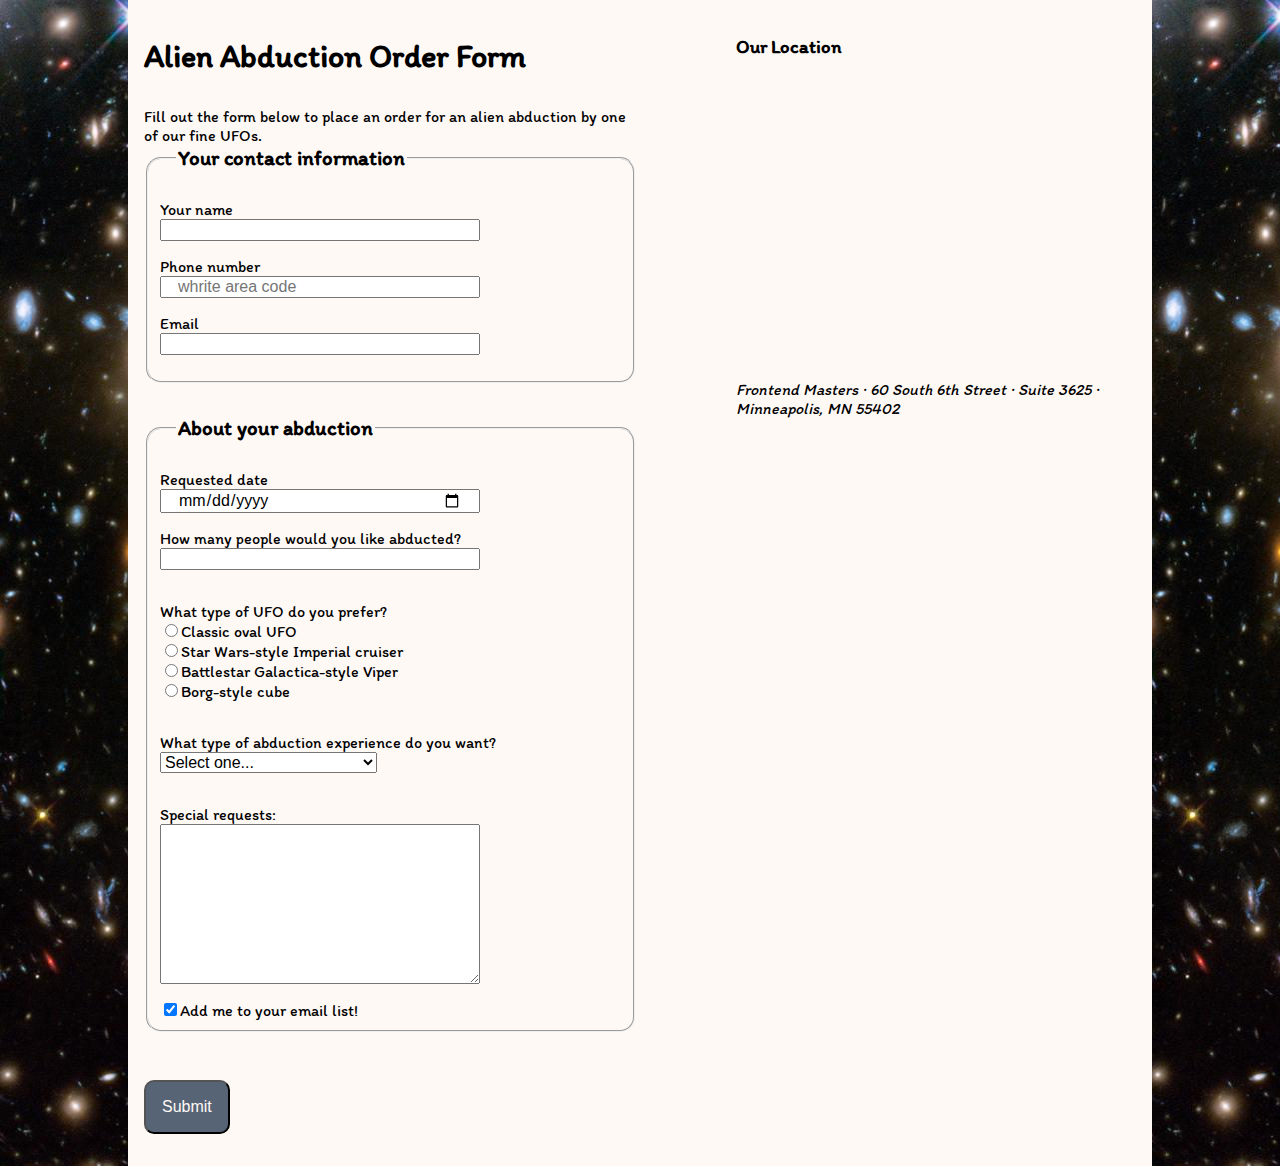
<file: form_alien/forms.html>
<!DOCTYPE html>
<html lang="en">
<head>
	<meta charset="UTF-8">
	<title>Alien Abduction Order Form</title>
	<link href="https://fonts.googleapis.com/css2?family=Itim&display=swap" rel="stylesheet">
	<link href="css/forms.css" rel="stylesheet">
</head>
<body>
	<div class="wrapper">
		<section>
			<h1>Alien Abduction Order Form</h1>
			<p>Fill out the form below to place an order for an alien abduction by one of our fine UFOs.</p>
			
			<form action="https://e3vwdl4bpd.execute-api.us-west-2.amazonaws.com/default/API2SES" method="POST"> 
				<input type="hidden" id="myhidden" name="send_to" value="felangelena@hotmail.com">
			<fieldset>
			<legend>Your contact information</legend>
			<label for="name">Your name</label><input type="text" id="name" name="name">
			<label for="phone">Phone number</label><input type="tel" id="phone" name="phone" placeholder="whrite area code">
			<label for="email">Email</label><input type="email" id="email" name="email">
			</fieldset>

			<fieldset>
			<legend>About your abduction </legend>
			<label for="date">Requested date</label><input type="date" id="date" name="date">
			<label for="qty">How many people would you like abducted?</label><input type="number" id="qty" name="qty" min="1" max="10">

			<p>What type of UFO do you prefer?</p>
				<label>
					<input type="radio" name="ufotype" value="Classic">Classic oval UFO
				</label>
				<label>
					<input type="radio" name="ufotype" value="starwars">Star Wars-style Imperial cruiser
				</label>
				<label>
					<input type="radio" name="ufotype" value="Battlestar">Battlestar Galactica-style Viper
				</label>
				<label>
					<input type="radio" name="ufotype" value="Borg">Borg-style cube
				</label>

			<label for="abtype">What type of abduction experience do you want?</label>
				<select id="abtype" name="abtype">
					<option selected>Select one...</option>
					<option value="tour">Tour of the solar system</option>
					<option value="dinner">Alien dinner and discussion</option>
					<option value="dance">Alien dance lessons</option>
					<option value="whales">Whale watching</option>
				</select>
			
			<label for="comments">Special requests:</label>
			<textarea id="comments" name="comments"></textarea>
			<label>
			<input type="checkbox" name="subscibe" value="subscibe" checked>Add me to your email list!</label>
			</fieldset>
			<button type="submit">Submit</button>
			</form>

		</section>
		<aside>
			<h3>Our Location</h3>
			<iframe
				src="https://www.google.com/maps/embed?pb=!1m18!1m12!1m3!1d2822.3156132044173!2d-93.27284408445877!3d44.977899279098146!2m3!1f0!2f0!3f0!3m2!1i1024!2i768!4f13.1!3m3!1m2!1s0x52b3329a75fc44b3%3A0xab6d15df00205abb!2zNjAgU291dGggNnRoIFN0LCBNaW5uZWFwb2xpcywgTU4gNTU0MDIsINCh0KjQkA!5e0!3m2!1sru!2spl!4v1604252221519!5m2!1sru!2spl"
				width="400" height="300" frameborder="0" style="border:0;" allowfullscreen="" aria-hidden="false"
				tabindex="0"></iframe>
			<address>
				Frontend Masters &middot;
				60 South 6th Street &middot;
				Suite 3625 &middot;
				Minneapolis, MN 55402
			</address>
		</aside>
	</div>
</body>
</html>
</file>
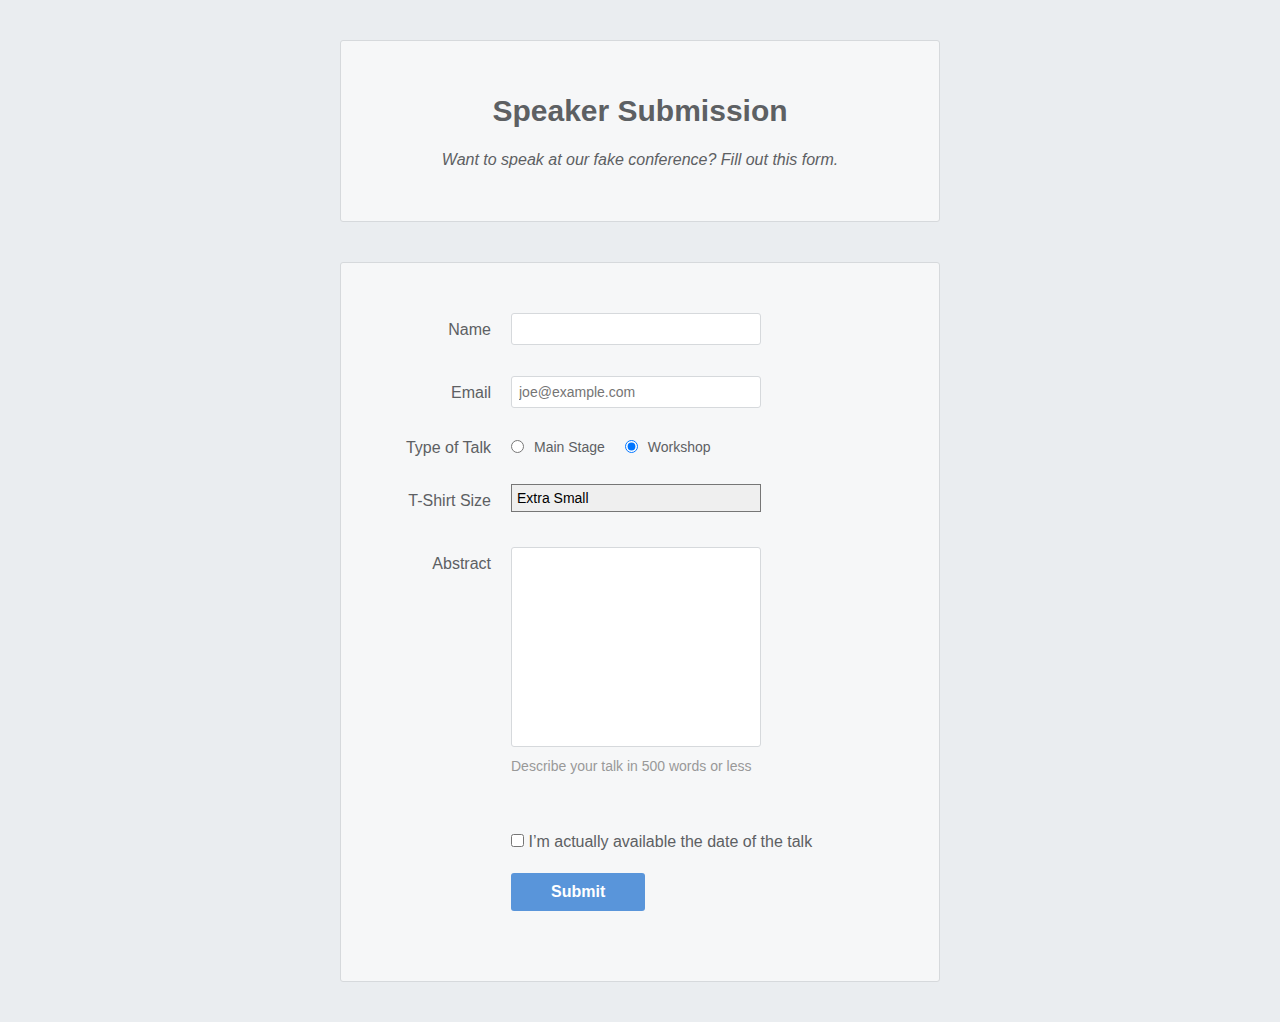
<file: forms/speaker-submission.html>
<!DOCTYPE html>
<html lang='en'>

<head>
    <meta charset='UTF-8' />
    <title>Speaker Submission</title>
    <link rel='stylesheet' href='styles.css' />
</head>

<body>
    <header class='speaker-form-header'>
        <h1>Speaker Submission</h1>
        <p><em>Want to speak at our fake conference? Fill out
                this form.</em></p>
    </header>
    <form action='' method='get' class='speaker-form'>
        <div class='form-row'>
            <label for='full-name'>Name</label>
            <input id='full-name' name='full-name' type='text' />
        </div>
        <div class='form-row'>
            <label for='email'>Email</label>
            <input id='email' name='email' type='email' placeholder='joe@example.com' />
        </div>
        <fieldset class='legacy-form-row'>
            <legend>Type of Talk</legend>
            <input id='talk-type-1' name='talk-type' type='radio' value='main-stage' />
            <label for='talk-type-1' class='radio-label'>Main Stage</label>
            <input id='talk-type-2' name='talk-type' type='radio' value='workshop' checked />
            <label for='talk-type-2' class='radio-label'>Workshop</label>
        </fieldset>
        <div class='form-row'>
            <label for='t-shirt'>T-Shirt Size</label>
            <select id='t-shirt' name='t-shirt'>
                <option value='xs'>Extra Small</option>
                <option value='s'>Small</option>
                <option value='m'>Medium</option>
                <option value='l'>Large</option>
            </select>
        </div>
        <div class='form-row'>
            <label for='abstract'>Abstract</label>
            <textarea id='abstract' name='abstract'></textarea>
            <div class='instructions'>Describe your talk in 500 words or less</div>
        </div>
        <div class='form-row'>
            <label class='checkbox-label' for='available'>
                <input id='available' name='available' type='checkbox' value='is-available' />
                <span>I’m actually available the date of the talk</span>
            </label>
        </div>
        <div class='form-row'>
            <button>Submit</button>
        </div>

    </form>

</body>

</html>
</file>
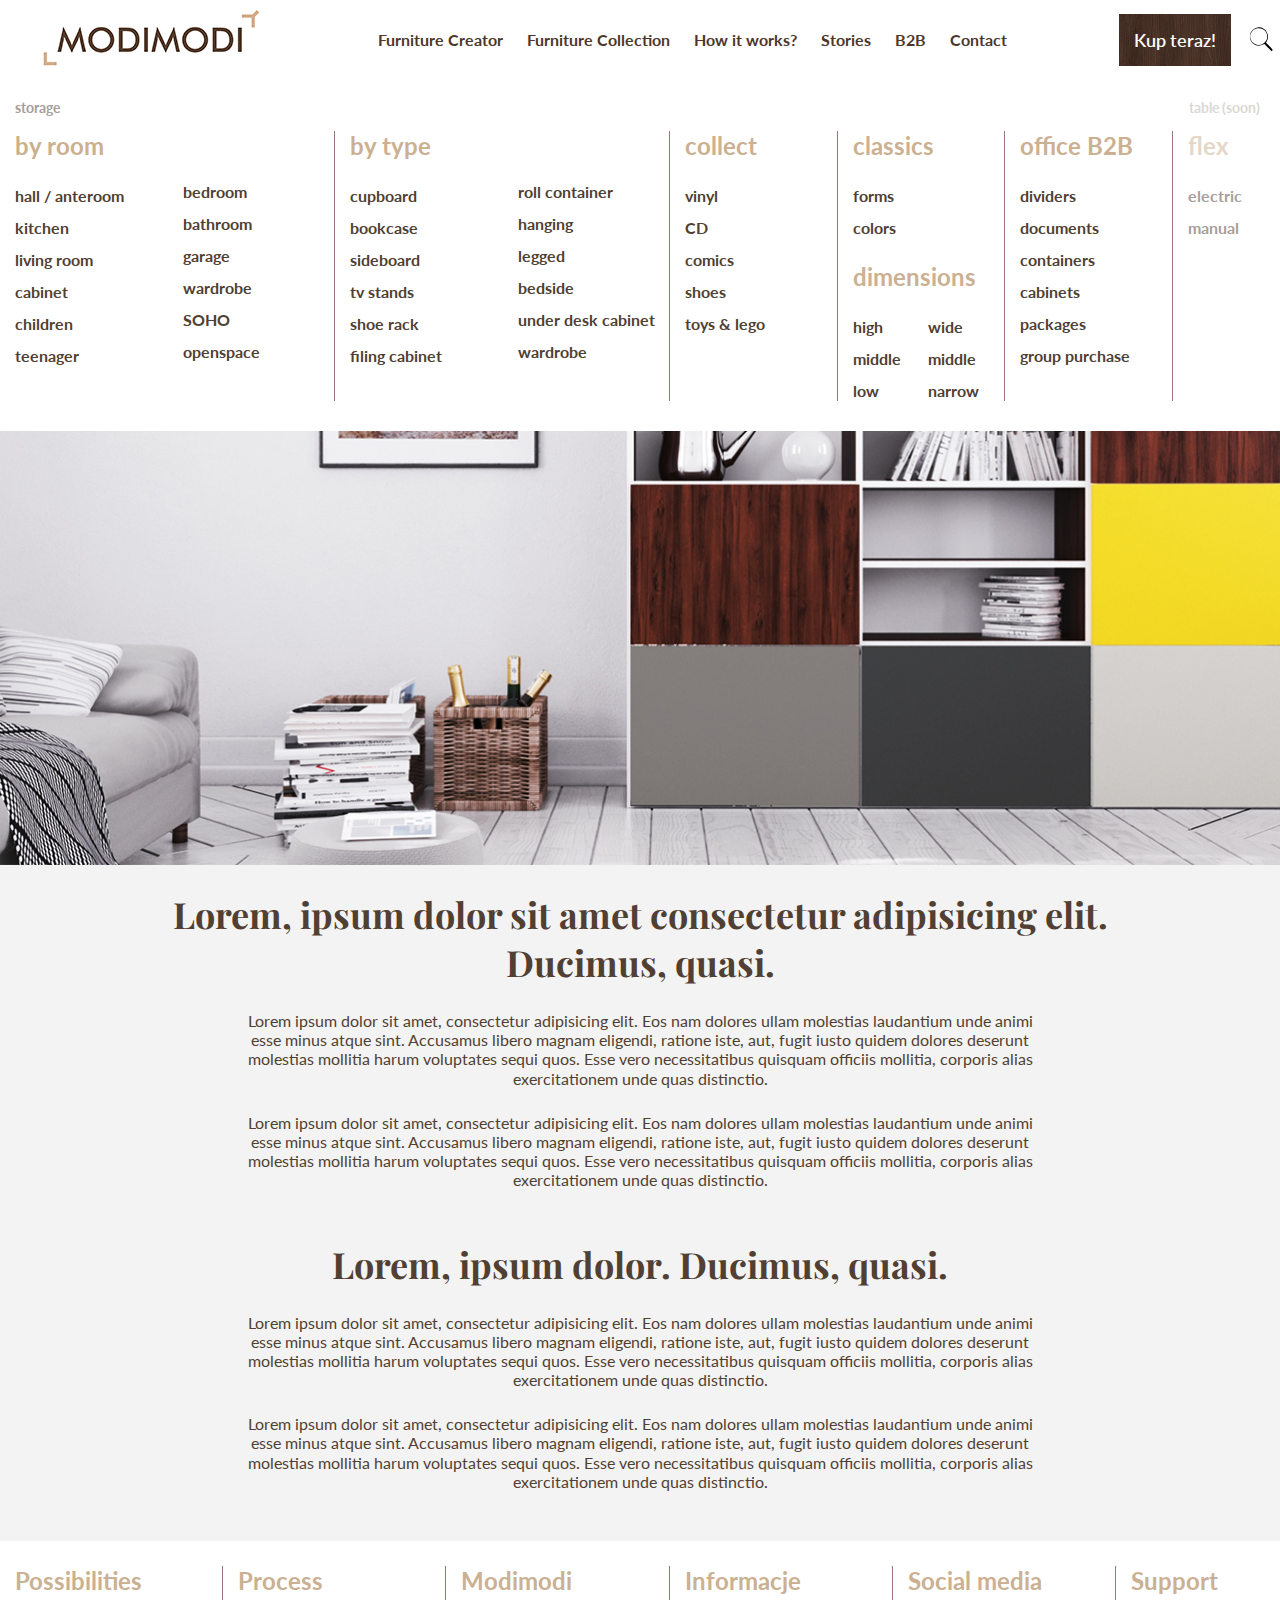
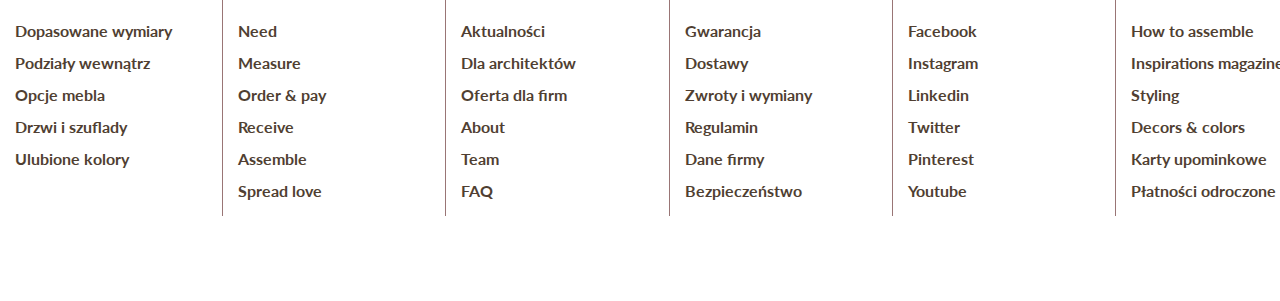
<file: modimodi/single_post.html>
<!DOCTYPE html>
<html lang="pl">
<head>
    <meta charset="UTF-8">
    <meta name="viewport" content="width=device-width, initial-scale=1.0">
    <title>Single post</title>
    <link rel="preconnect" href="https://fonts.gstatic.com">
    <link href="https://fonts.googleapis.com/css2?family=Playfair+Display:wght@400;700;900&display=swap" rel="stylesheet">
    <link rel="preconnect" href="https://fonts.gstatic.com">
    <link href="https://fonts.googleapis.com/css2?family=Lato:wght@400;700;900&display=swap" rel="stylesheet">
    <link rel="stylesheet" href="css/single_post.css">

</head>
<body>
    <nav>
        <div class="menu container">
            <div class="dropmenu">
                <img class="logo" src="img/logo.png" alt="logo ModiModi">
    
                <!--Dropdown menu-->
                <div class="dropmenu-box container">
                    <div class="subtitle">
                        <div class="storage">storage</div>
                        <div class="table">table (soon)</div>
                    </div>
                    <div class="dropmenu-col">
                        <div class="dropmenu-column">
                            <h5 class="dropmenu-title">by room</h5>
                            <ul>
                                <li><a href="">hall / anteroom</a></li>
                                <li><a href="">kitchen</a></li>
                                <li><a href="">living room</a></li>
                                <li><a href="">cabinet</a></li>
                                <li><a href="">children</a></li>
                                <li><a href="">teenager</a></li>
                            </ul>
                        </div>
                        <div class="dropmenu-column">
                            <ul>
                                <li><a href="">bedroom</a></li>
                                <li><a href="">bathroom</a></li>
                                <li><a href="">garage</a></li>
                                <li><a href="">wardrobe</a></li>
                                <li><a href="">SOHO</a></li>
                                <li><a href="">openspace</a></li>
                            </ul>
                        </div>
                        <div class="dropmenu-column">
                            <h5 class="dropmenu-title">by type</h5>
                            <ul>
                                <li><a href="">cupboard</a></li>
                                <li><a href="">bookcase</a></li>
                                <li><a href="">sideboard</a></li>
                                <li><a href="">tv stands</a></li>
                                <li><a href="">shoe rack</a></li>
                                <li><a href="">filing cabinet</a></li>
                            </ul>
                        </div>
                        <div class="dropmenu-column">
                            <ul>
                                <li><a href="">roll container</a></li>
                                <li><a href="">hanging</a></li>
                                <li><a href="">legged</a></li>
                                <li><a href="">bedside</a></li>
                                <li><a href="">under desk cabinet</a></li>
                                <li><a href="">wardrobe</a></li>
                            </ul>
                        </div>
                        <div class="dropmenu-column">
                            <h5 class="dropmenu-title">collect</h5>
                            <ul>
                                <li><a href="">vinyl</a></li>
                                <li><a href="">CD</a></li>
                                <li><a href="">comics</a></li>
                                <li><a href="">shoes</a></li>
                                <li><a href="">toys & lego</a></li>
                            </ul>
                        </div>
                        <div class="dropmenu-column">
                            <h5 class="dropmenu-title">classics</h5>
                            <ul>
                                <li><a href="">forms</a></li>
                                <li><a href="">colors</a></li>
                            </ul>
                            <h5 class="dropmenu-title dropmenu-second-title">dimensions</h5>
                            <div class="dropmenu-column-half-box">
                                <div class="dropmenu-column-half">
                                    <ul>
                                        <li><a href="">high</a></li>
                                        <li><a href="">middle</a></li>
                                        <li><a href="">low</a></li>
                                    </ul>
                                </div>
                                <div class="dropmenu-column-half">
                                    <ul>
                                        <li><a href="">wide</a></li>
                                        <li><a href="">middle</a></li>
                                        <li><a href="">narrow</a></li>
                                    </ul>
                                </div>
                            </div>
                        </div>
                        <div class="dropmenu-column">
                            <h5 class="dropmenu-title">office B2B</h5>
                            <ul>
                                <li><a href="">dividers</a></li>
                                <li><a href="">documents</a></li>
                                <li><a href="">containers</a></li>
                                <li><a href="">cabinets</a></li>
                                <li><a href="">packages</a></li>
                                <li><a href="">group purchase</a></li>
                            </ul>
                        </div>
                        <div class="dropmenu-column">
                            <h5 class="dropmenu-title">flex</h5>
                            <ul>
                                <li><a href="">electric</a></li>
                                <li><a href="">manual</a></li>
                            </ul>
                        </div>
                    </div>
                </div>
                <!--Dropdown menu-->
            </div>
    
            <div class="main-menu">
                <ul>
                    <li><a href="">Furniture Creator</a></li>
                    <li><a href="">Furniture Collection</a></li>
                    <li><a href="">How it works?</a></li>
                    <li><a href="">Stories</a></li>
                    <li><a href="">B2B</a></li>
                    <li><a href="">Contact</a></li>
                </ul>
            </div>
    
            <div class="menu-btn">
                <ul>
                    <li><a class="btn buy" href="#">Kup teraz!</a></li>
                    <li><a class="icon search" href="#"></a></li>
                    <li><a class="icon cart" href="#"></a></li>
                </ul>
            </div>
        </div>
    </nav>

    <header>
        <div class="titles">
            <h1 class="title">Lorem ipsum dolor sit</h1>
        </div>
        <div class="post">
        </div>
    </header>

    <section class="wrapper">
        <h2>Lorem, ipsum dolor sit amet consectetur adipisicing elit. Ducimus, quasi.</h2>
        <p>Lorem ipsum dolor sit amet, consectetur adipisicing elit. Eos nam dolores ullam molestias laudantium unde animi esse minus atque sint. Accusamus libero magnam eligendi, ratione iste, aut, fugit iusto quidem dolores deserunt molestias mollitia harum voluptates sequi quos. Esse vero necessitatibus quisquam officiis mollitia, corporis alias exercitationem unde quas distinctio.</p>
        <p>Lorem ipsum dolor sit amet, consectetur adipisicing elit. Eos nam dolores ullam molestias laudantium unde animi esse
            minus atque sint. Accusamus libero magnam eligendi, ratione iste, aut, fugit iusto quidem dolores deserunt molestias
            mollitia harum voluptates sequi quos. Esse vero necessitatibus quisquam officiis mollitia, corporis alias
            exercitationem unde quas distinctio.</p>
        <h2>Lorem, ipsum dolor. Ducimus, quasi.</h2>
        <p>Lorem ipsum dolor sit amet, consectetur adipisicing elit. Eos nam dolores ullam molestias laudantium unde animi esse
            minus atque sint. Accusamus libero magnam eligendi, ratione iste, aut, fugit iusto quidem dolores deserunt molestias
            mollitia harum voluptates sequi quos. Esse vero necessitatibus quisquam officiis mollitia, corporis alias
            exercitationem unde quas distinctio.</p>
        <p>Lorem ipsum dolor sit amet, consectetur adipisicing elit. Eos nam dolores ullam molestias laudantium unde animi esse
            minus atque sint. Accusamus libero magnam eligendi, ratione iste, aut, fugit iusto quidem dolores deserunt molestias
            mollitia harum voluptates sequi quos. Esse vero necessitatibus quisquam officiis mollitia, corporis alias
            exercitationem unde quas distinctio.</p>
    </section>

    <footer>
        <div class="footer-col container">
            <div class="footer-column">
                <h5 class="header-footer">Possibilities</h5>
                <ul>
                    <li><a>Dopasowane wymiary</a></li>
                    <li><a>Podziały wewnątrz</a></li>
                    <li><a>Opcje mebla</a></li>
                    <li><a>Drzwi i szuflady</a></li>
                    <li><a>Ulubione kolory</a></li>
                </ul>
            </div>
            <div class="footer-column">
                <h5 class="header-footer">Process</h5>
                <ul>
                    <li><a>Need</a></li>
                    <li><a>Measure</a></li>
                    <li><a>Order & pay</a></li>
                    <li><a>Receive</a></li>
                    <li><a>Assemble</a></li>
                    <li><a>Spread love</a></li>
                </ul>
            </div>
            <div class="footer-column">
                <h5 class="header-footer">Modimodi</h5>
                <ul>
                    <li><a>Aktualności</a></li>
                    <li><a>Dla architektów</a></li>
                    <li><a>Oferta dla firm</a></li>
                    <li><a>About</a></li>
                    <li><a>Team</a></li>
                    <li><a>FAQ</a></li>
                </ul>
            </div>
            <div class="footer-column">
                <h5 class="header-footer">Informacje</h5>
                <ul>
                    <li><a>Gwarancja</a></li>
                    <li><a>Dostawy</a></li>
                    <li><a>Zwroty i wymiany</a></li>
                    <li><a>Regulamin</a></li>
                    <li><a>Dane firmy</a></li>
                    <li><a>Bezpieczeństwo</a></li>
                </ul>
            </div>
            <div class="footer-column">
                <h5 class="header-footer">Social media</h5>
                <ul>
                    <li><a>Facebook</a></li>
                    <li><a>Instagram</a></li>
                    <li><a>Linkedin</a></li>
                    <li><a>Twitter</a></li>
                    <li><a>Pinterest</a></li>
                    <li><a>Youtube</a></li>
                </ul>
            </div>
            <div class="footer-column">
                <h5 class="header-footer">Support</h5>
                <ul>
                    <li><a>How to assemble</a></li>
                    <li><a>Inspirations magazine</a></li>
                    <li><a>Styling</a></li>
                    <li><a>Decors & colors</a></li>
                    <li><a>Karty upominkowe</a></li>
                    <li><a>Płatności odroczone</a></li>
                </ul>
            </div>
        </div>
    <footer>


    <script src="https://ajax.googleapis.com/ajax/libs/jquery/3.5.1/jquery.min.js"></script>
    <script src="js/script.js"></script>
</body>
</html>
</file>
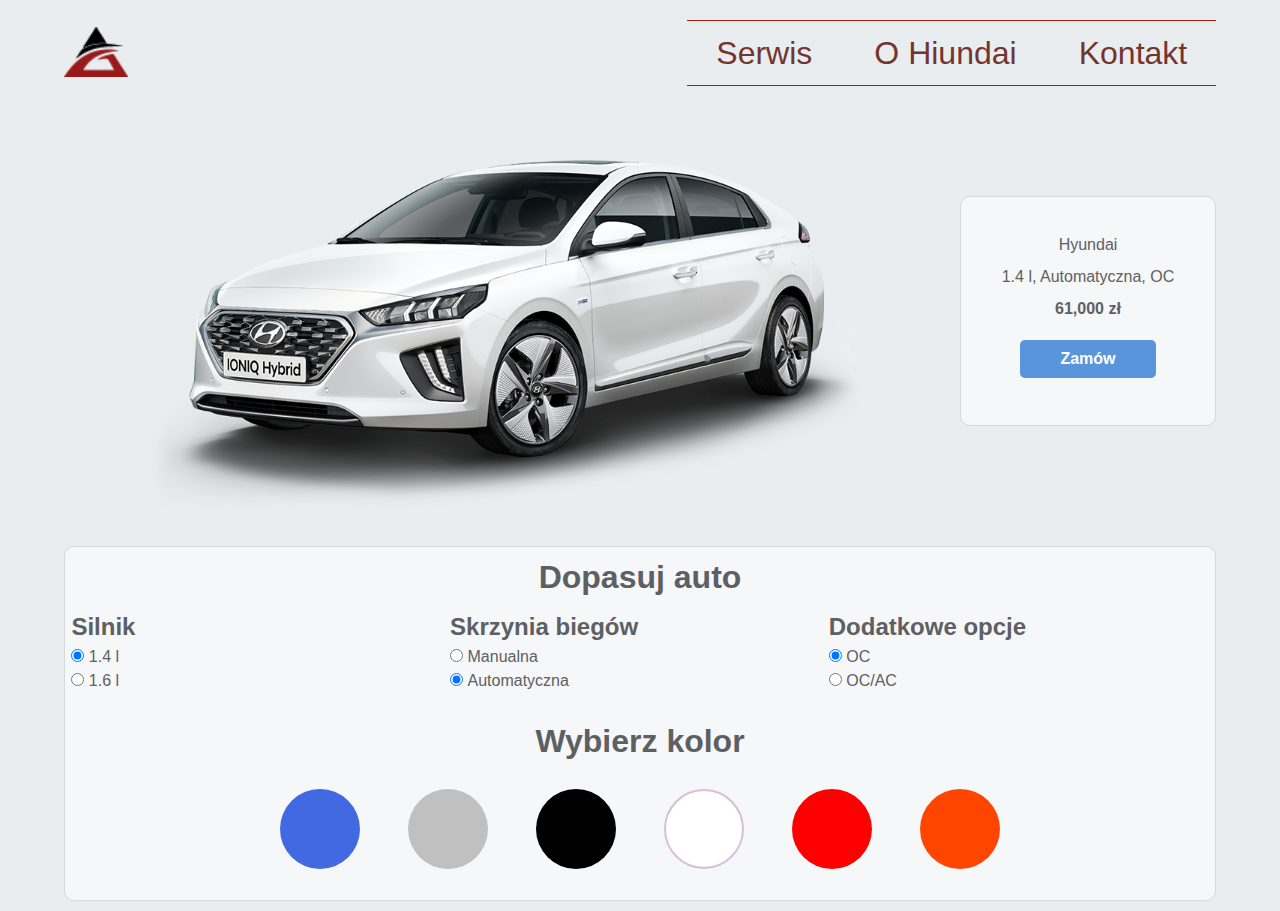
<file: Solaris/solaris.html>
<!DOCTYPE html>
<html lang="pl">
<head>
    <meta charset="UTF-8">
    <meta name="viewport" content="width=device-width, initial-scale=1.0">
    <title>Solaris</title>
    <link rel="preconnect" href="https://fonts.gstatic.com">
    <link href="https://fonts.googleapis.com/css2?family=Lato&display=swap" rel="stylesheet">
    <link rel="stylesheet" href="styles.css">
</head>
<body>
    
    <header >

        <div class="logo">
            <a href="http://" target="_blank">
            <img src="img/logo.png" alt="logo" class="logo">
            </a>
        </div>
        
        <nav>
            <ul>
                <li><a href="#">Serwis</a></li>
                <li><a href="#">O Hiundai</a></li>
                <li><a href="#">Kontakt</a></li>
            </ul>
        </nav>

    </header>

    <main>
        <section id="imgHolder" class="imgHolder">

                <img src="img/white.png" alt="auto" class="auto">
        </section>

        <section class="form">
            <form id="autoForm" action="">
                <h1>Dopasuj auto</h1>
                <div class="block">
                    <div class="col-1">
                        <h2>Silnik</h2>
                        <div class="label">
                            <input type="radio" name="engine" id="engine1400" value="55000" checked>
                            <label for="engine1400">1.4 l</label>
                        </div>
                        <div class="label">
                            <input type="radio" name="engine" id="engine1600" value="75000">
                            <label for="engine1600">1.6 l</label>
                        </div>
                    </div>   
                    <div class="col-2">
                        <h2>Skrzynia biegów</h2>
                        <div class="label">
                            <input type="radio" name="transmission" id="transmissionManual" value="2000">
                            <label for="transmissionManual">Manualna</label>
                        </div>
                        <div class="label">
                        <input type="radio" name="transmission" id="transmissionAutomate" value="5000" checked>
                        <label for="transmissionAutomate">Automatyczna</label>
                        </div>
                    </div>
                    <div class="col-3">
                        <h2>Dodatkowe opcje</h2>
                        <div class="label">
                            <input type="radio" name="insurance" id="OC" value="1000" checked>
                            <label for="OC">OC</label>
                        </div>
                        <div class="label">
                            <input type="radio" name="insurance" id="OCAC" value="1800">
                            <label for="OCAC">OC/AC</label>
                        </div>
                    </div>
                </div>

                <h1>Wybierz kolor</h1>
                <div id="colorSelector" class="colorSelector">
                    <div class="colorItem colorBlue" data-img-path="img/blue.png"></div>
                    <div class="colorItem colorSilver" data-img-path="img/silver.png"></div>
                    <div class="colorItem colorBlack" data-img-path="img/black.png"></div>
                    <div class="colorItem colorWhite" data-img-path="img/white.png"></div>
                    <div class="colorItem colorRed" data-img-path="img/red.png"></div>
                    <div class="colorItem colorOrange" data-img-path="img/orange.png"></div>
                </div>
            </form>
        </section>

    <section class="summary">
        <div class="modelSummary">
            <div class="modelName">Hyundai</div>
            <div class="modelSpec" id="modelSpec"></div>
            <div class="modelPrice" id="modelPrice"></div>
            <button class="order">Zamów</button>
        </div>
    </section>

    </main>


    <script src="https://ajax.googleapis.com/ajax/libs/jquery/3.5.1/jquery.min.js"></script>
    <script src="scripts.js"></script>
</body>
</html>
</file>
<file: form_alien/css/forms.css>
html {
  box-sizing: border-box;
}
*,
*:before,
*:after {
  box-sizing: inherit;
}
body {
  font-family: "Itim", cursive, Arial, Helvetica, sans-serif;
  margin: 0;
  padding: 0;
  background-image: url("../img/galaxy.jpg");
}

.wrapper {
  width: 80%;
  margin: 0 auto;
  padding: 1em;
  display: flex;
  flex-flow: row nowrap;
  background-color: #fff9f6;
}
p,
[for="abtype"],
[for="comments"] {
  margin-bottom: 0;
  margin-top: 2rem;
}
section {
  flex-basis: 57%;
  margin-right: 10%;
}
aside {
  flex-basis: 33%;
}
fieldset {
  border-radius: 15px;
  margin-bottom: 2rem;
}
legend {
  font-weight: bold;
  font-size: 1.3rem;
  margin: 1.5rem 1rem;
}
label {
  display: block;
}
textarea {
  height: 10rem;
  padding: 1rem;
}
select {
  font-size: 1rem;
}
button {
  font-size: 1rem;
  margin: 1rem 0;
  background-color: #576475;
  color: #fff9f6;
  padding: 1rem;
  border-radius: 10px;
  cursor: pointer;
}
button:hover {
  background-color: #cdcdcd;
  color: BLACK;
}
input:not([type="radio"]):not([type="checkbox"]),
textarea {
  display: block;
  margin-bottom: 1rem;
  width: 20rem;
  font-family: Arial, Helvetica, sans-serif;
  font-size: 1rem;
  padding: 0 1rem;
}
</file>
<file: forms/styles.css>
* {
  margin: 0;
  padding: 0;
  box-sizing: border-box;
}

body {
  color: #5d6063;
  background-color: #eaedf0;
  font-family: "Helvetica", "Arial", sans-serif;
  font-size: 16px;
  line-height: 1.3;

  display: flex;
  flex-direction: column;
  align-items: center;
}

.speaker-form-header {
  text-align: center;
  background-color: #f6f7f8;
  border: 1px solid #d6d9dc;
  border-radius: 3px;

  width: 80%;
  margin: 40px 0;
  padding: 50px;
}

.speaker-form-header h1 {
  font-size: 30px;
  margin-bottom: 20px;
}
.speaker-form {
  background-color: #f6f7f8;
  border: 1px solid #d6d9dc;
  border-radius: 3px;

  width: 80%;
  padding: 50px;
  margin: 0 0 40px 0;
}
.form-row {
  margin-bottom: 40px;
  display: flex;
  justify-content: flex-start;
  flex-direction: column;
  flex-wrap: wrap;
}

.form-row input[type="text"],
.form-row input[type="email"] {
  background-color: #ffffff;
  border: 1px solid #d6d9dc;
  border-radius: 3px;
  width: 100%;
  padding: 7px;
  font-size: 14px;
}
.form-row label {
  margin-bottom: 15px;
}
.form-row input[type="text"]:invalid,
.form-row input[type="email"]:invalid {
  border: 1px solid #d55c5f;
  color: #d55c5f;
  box-shadow: none; /* Remove default red glow in Firefox */
}
.legacy-form-row {
  border: none;
  margin-bottom: 40px;
}

.legacy-form-row legend {
  margin-bottom: 15px;
}

.legacy-form-row .radio-label {
  display: block;
  font-size: 14px;
  padding: 0 20px 0 10px;
}

.legacy-form-row input[type="radio"] {
  margin-top: 2px;
}

.legacy-form-row .radio-label,
.legacy-form-row input[type="radio"] {
  float: left;
}
.form-row select {
  width: 100%;
  padding: 5px;
  font-size: 14px;
  -webkit-appearance: none;
}
.form-row textarea {
  font-family: "Helvetica", "Arial", sans-serif;
  font-size: 14px;

  border: 1px solid #D6D9DC;
  border-radius: 3px;

  min-height: 200px;
  margin-bottom: 10px;
  padding: 7px;
  resize: none;
}

.form-row .instructions {
  color: #999999;
  font-size: 14px;
  margin-bottom: 30px;
}
.form-row .checkbox-label {
  margin-bottom: 0;
}
.form-row button {
  font-size: 16px;
  font-weight: bold;

  color: #FFFFFF;
  background-color: #5995DA;

  border: none;
  border-radius: 3px;

  padding: 10px 40px;
  cursor: pointer;
}

.form-row button:hover {
  background-color: #76AEED;
}

.form-row button:active {
  background-color: #407FC7;
}
  @media only screen and (min-width: 700px) {
    .speaker-form-header,
    .speaker-form {
      width: 600px;
    }
    .form-row {
      flex-direction: row;
      align-items: flex-start;
      margin-bottom: 20px;
    }
    .form-row input[type="text"],
    .form-row input[type="email"],
    .form-row select,
    .form-row textarea {
      width: 250px;
      height: initial;
    }
    .form-row label {
      text-align: right;
      width: 120px;
      margin-top: 7px;
      padding-right: 20px;
    }
    .legacy-form-row {
      margin-bottom: 10px;
    }
    .legacy-form-row legend {
      width: 120px;
      text-align: right;
      padding-right: 20px;
    }
    .legacy-form-row legend {
      float: left;
    }
  }
    .form-row .instructions {
    margin-left: 120px;
  }
    .form-row .checkbox-label {
    margin-left: 120px;
    width: auto;
  }
    .form-row button {
    margin-left: 120px;
  }
}
</file>
<file: modimodi/css/single_post.css>
@import url("main.css");
.wrapper {
  width: 1080px;
  margin: 0 auto;
}
h1 {
  font-family: "Playfair Display";
  font-size: 72px;
  font-weight: bold;
  color: #503f32;
  text-align: center;
  padding: 40px 0;
}
h2 {
  text-align: center;
  font-family: "Playfair Display";
  font-weight: 1200;
  font-size: 36px;
  color: #503f32;
  padding: 25px;
}
p {
  width: 75%;
  text-align: center;
  font-family: "Lato";
  font-size: 16px;
  color: #503f32;
  padding-bottom: 25px;
  margin: 0 auto;
  line-height: 1.2;
}
section {
  padding-bottom: 25px;
}
.post {
  width: 100%;
  height: 610px;
  background: url(../img/bg1.jpg) no-repeat center center / cover;
}
</file>
<file: Solaris/styles.css>
@import url("./styles/basic.css");
@import url("./styles/mediaQueries.css");
</file>
